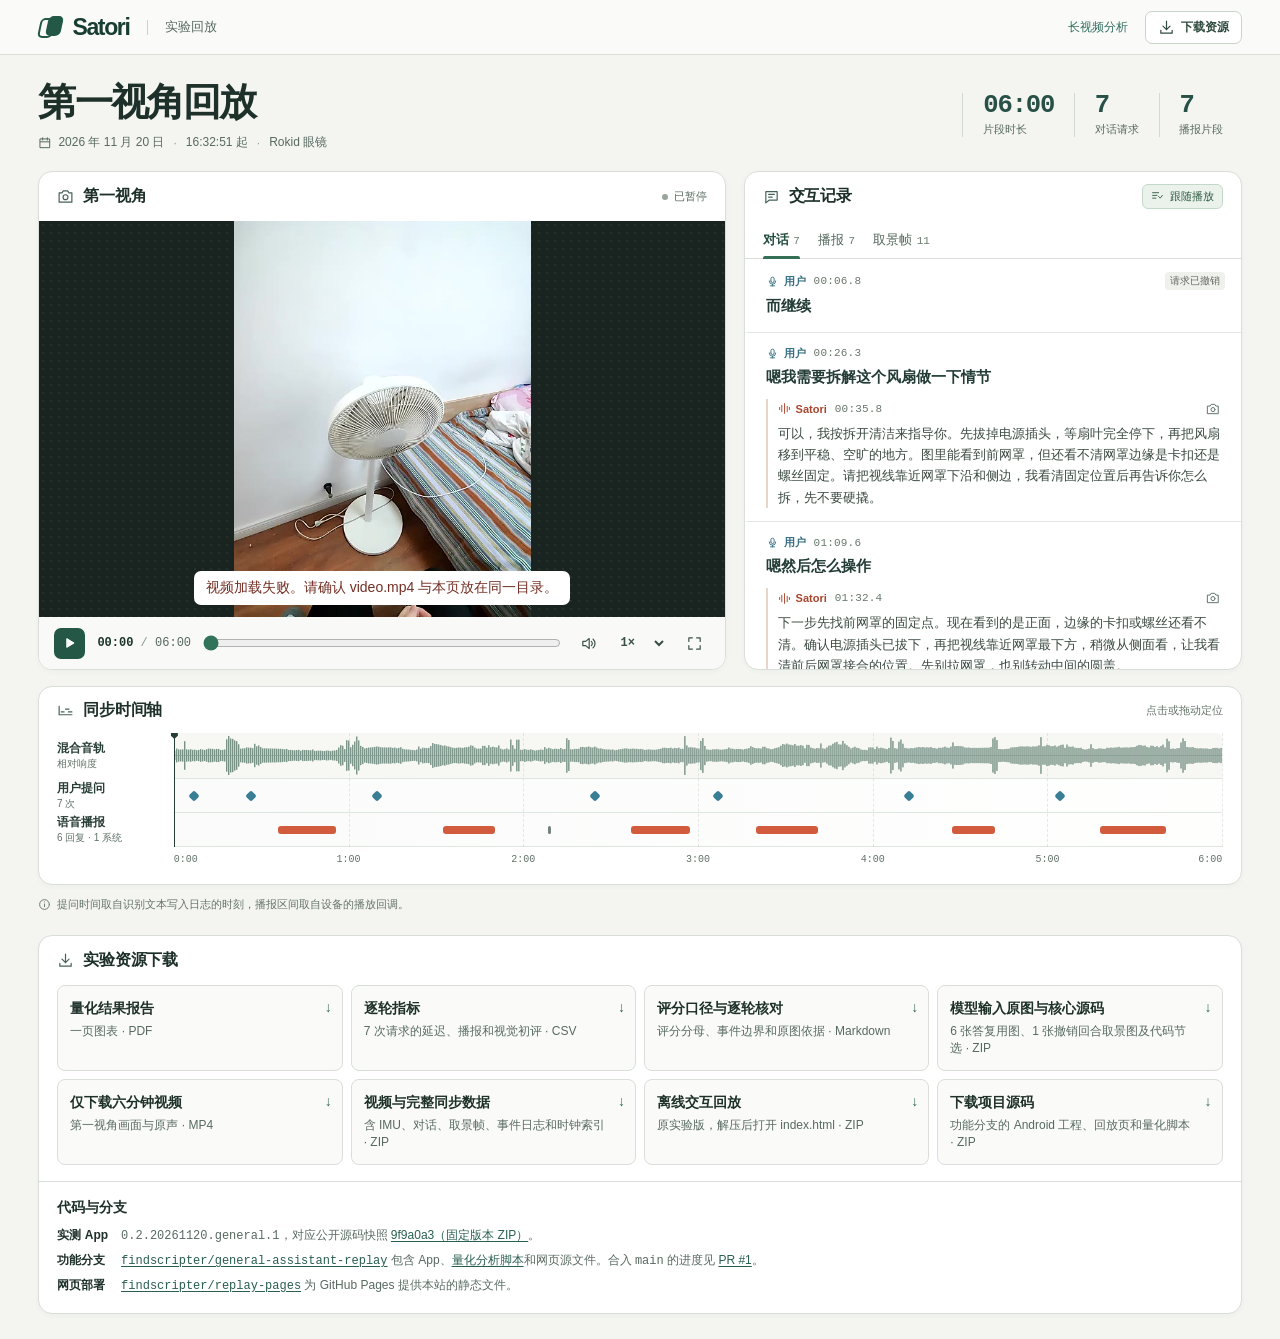
<file: index.html>
<!doctype html>
<html lang="zh-CN">
<meta charset="utf-8">
<meta name="viewport" content="width=device-width,initial-scale=1">
<meta http-equiv="refresh" content="0;url=./replay/">
<title>Satori · 实验回放</title>
<p><a href="./replay/">打开第一视角交互回放</a></p>
</html>
</file>
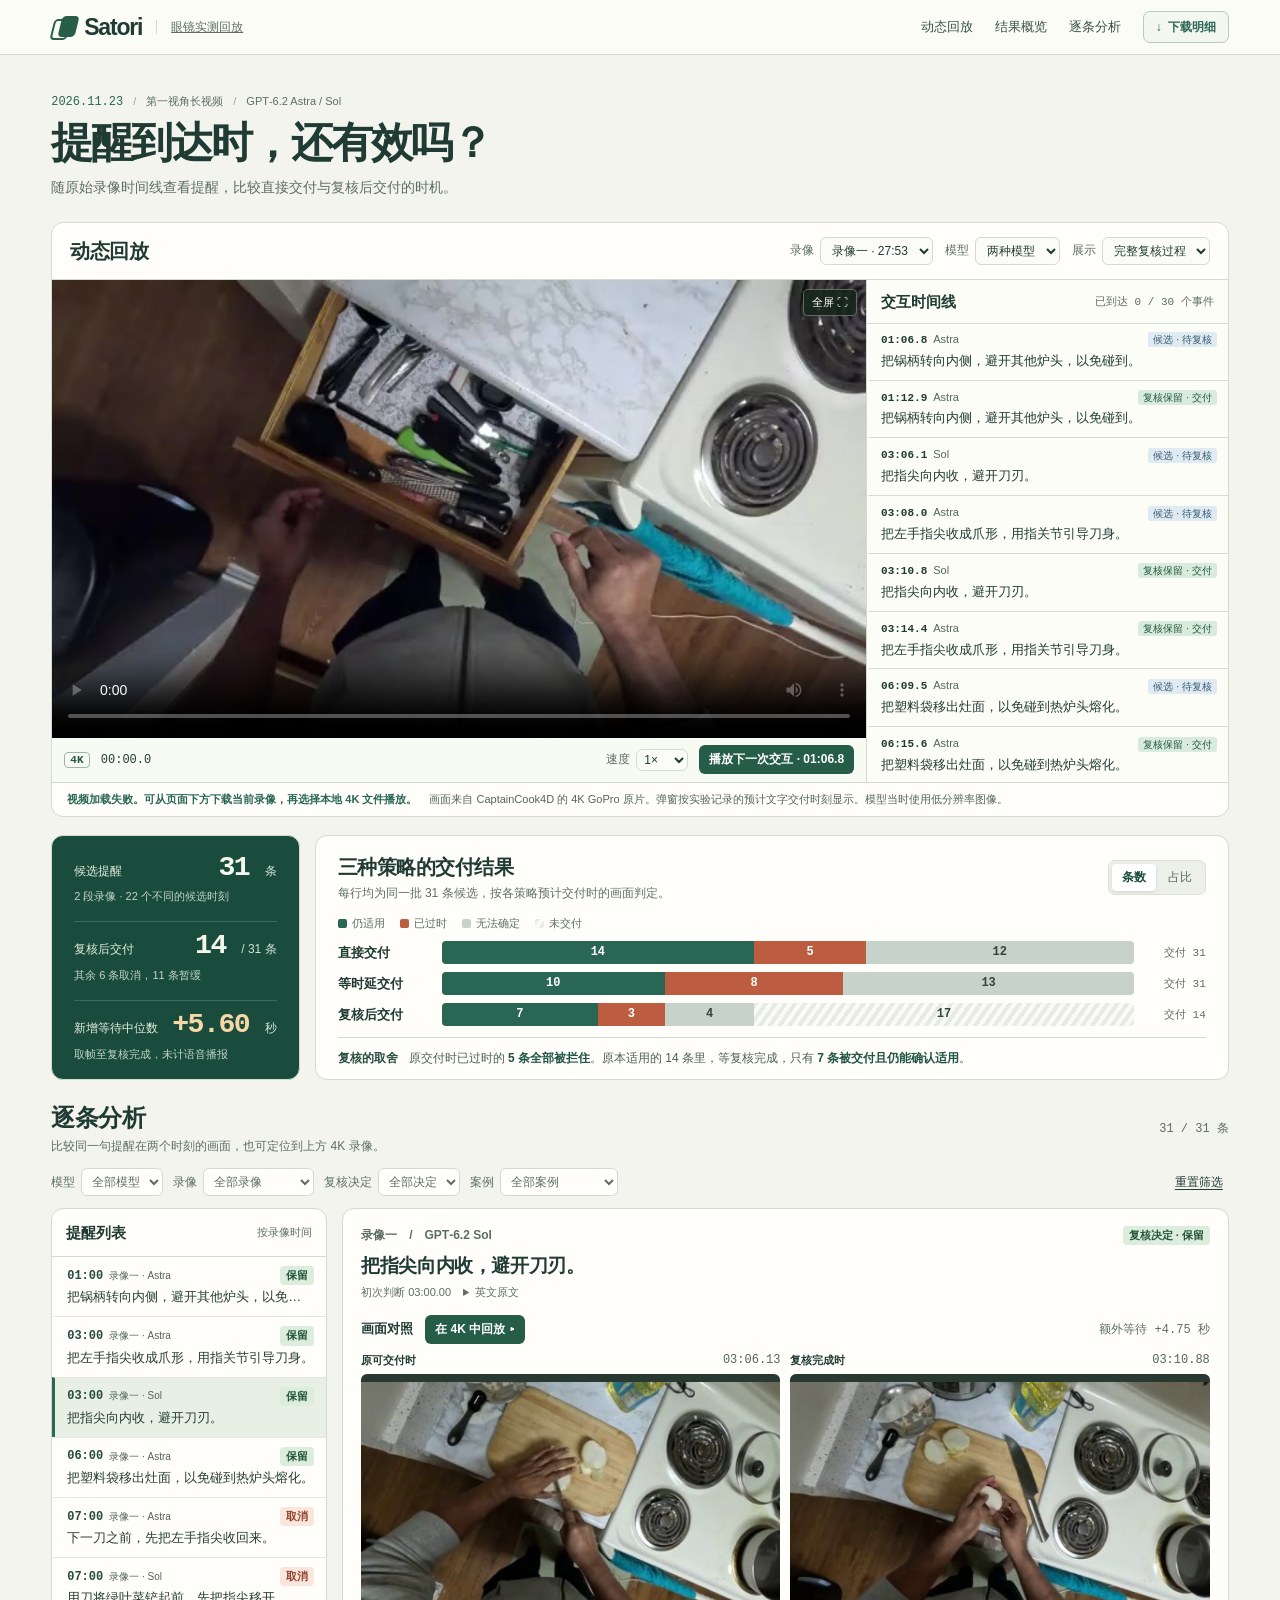
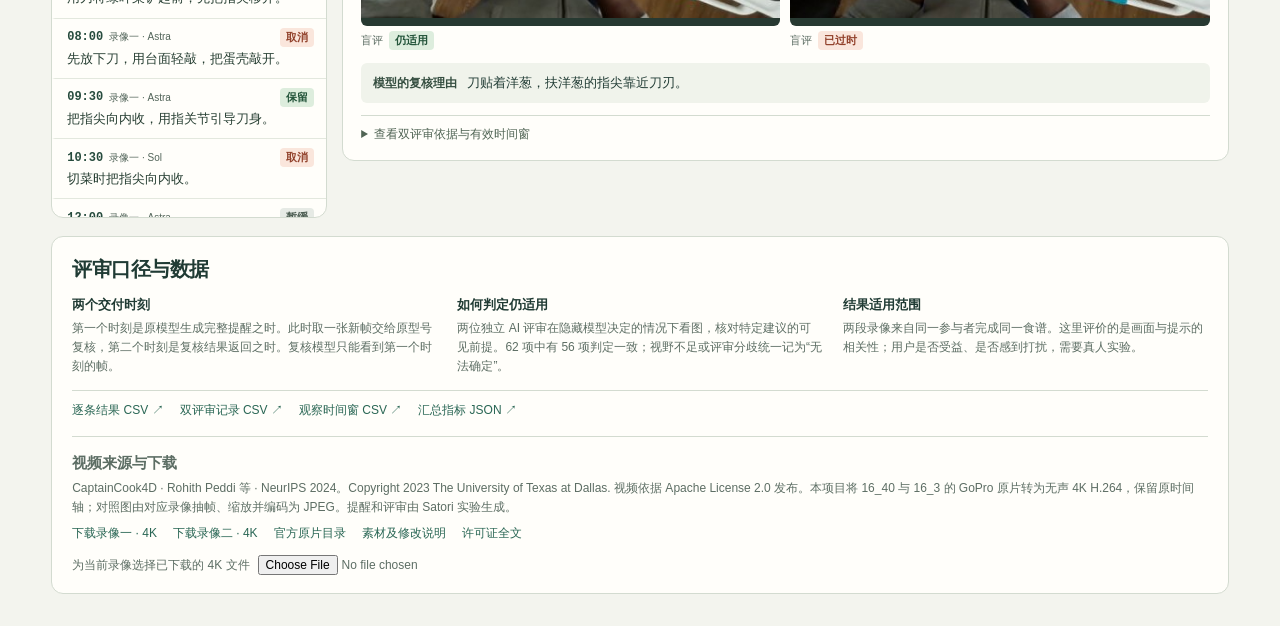
<file: recheck/index.html>
<!doctype html>
<html lang="zh-CN">
<head>
  <meta charset="utf-8"><meta name="viewport" content="width=device-width,initial-scale=1">
  <meta name="color-scheme" content="light"><title>Satori · 提醒交付前复核</title>
  <link rel="stylesheet" href="study.css"><link rel="stylesheet" href="live-layout.css"><link rel="stylesheet" href="live-events.css">
  <script defer src="data.js"></script><script defer src="live.js"></script><script defer src="study.js"></script>
</head>
<body>
  <a class="skip" href="#live">跳到视频回放</a>
  <header class="mast"><div class="wrap mast-in">
    <div class="identity"><span class="mark" aria-hidden="true"></span><b>Satori</b></div>
    <span class="divider"></span><a class="lab" href="../replay/index.html">眼镜实测回放</a>
    <nav aria-label="页内导航"><a href="#live">动态回放</a><a href="#overview">结果概览</a><a href="#cases">逐条分析</a></nav>
    <a class="download" href="downloads/paired-reminders.csv" download="31条提醒的配对结果.csv"><span aria-hidden="true">↓</span> 下载明细</a>
  </div></header>
  <main class="wrap">
    <div class="hero"><div class="info-line"><time datetime="2026-11-23">2026.11.23</time><span>第一视角长视频</span><span>GPT‑6.2 Astra / Sol</span></div>
      <h1>提醒到达时，还有效吗？</h1>
      <p>随原始录像时间线查看提醒，比较直接交付与复核后交付的时机。</p>
    </div>
    <noscript>请启用浏览器的 JavaScript 以查看图表和交互案例。</noscript>
    <section id="live" class="card live-card" aria-labelledby="liveTitle">
      <div class="live-top">
        <h2 id="liveTitle">动态回放</h2>
        <div class="live-settings">
          <label>录像<select id="liveSeq"><option value="1">录像一 · 27:53</option><option value="2">录像二 · 41:08</option></select></label>
          <label>模型<select id="liveModel"><option value="both">两种模型</option><option value="Astra">6.2 Astra</option><option value="Sol">6.2 Sol</option></select></label>
          <label>展示<select id="liveMode"><option value="audit" selected>完整复核过程</option><option value="gated">复核后交付</option><option value="direct">直接交付</option></select></label>
        </div>
      </div>
      <div class="live-work">
        <div class="live-player">
          <div id="liveStage">
            <video id="liveVideo" controls playsinline controlslist="nofullscreen" disablepictureinpicture preload="metadata" aria-label="完整第一视角 4K 无声录像"></video>
            <div id="liveLayer">
              <div id="liveToast" hidden aria-live="polite" aria-atomic="true">
                <div class="toast-head"><strong id="toastMeta"></strong><time id="toastTime"></time><button type="button" id="dismissToast" aria-label="关闭当前交互提示">×</button></div>
                <div id="toastText"></div>
              </div>
            </div>
            <button type="button" id="liveFull" aria-label="全屏显示录像和交互">全屏 ⛶</button>
          </div>
          <div class="live-controls">
            <span class="quality">4K</span><span id="liveTime">00:00</span>
            <label class="speed-label">速度 <select id="liveSpeed"><option value="1">1×</option><option value="1.5">1.5×</option><option value="2">2×</option><option value="4">4×</option></select></label>
            <button type="button" id="liveNext">播放下一次交互 ▸</button>
          </div>
        </div>
        <aside class="live-events" aria-label="随视频同步的事件">
          <div class="events-head"><h3>交互时间线</h3><span id="liveCount"></span></div>
          <div id="liveList" tabindex="0"></div>
        </aside>
      </div>
      <div class="live-caption"><span id="liveNotice" role="status"></span><span>画面来自 CaptainCook4D 的 4K GoPro 原片。弹窗按实验记录的预计文字交付时刻显示。模型当时使用低分辨率图像。</span></div>
    </section>
    <section id="overview" aria-label="实验结果概览" class="overview">
      <div class="metrics">
        <div class="metric"><span>候选提醒</span><strong>31 <small>条</small></strong><p>2 段录像 · 22 个不同的候选时刻</p></div>
        <div class="metric"><span>复核后交付</span><strong>14 <small>/ 31 条</small></strong><p>其余 6 条取消，11 条暂缓</p></div>
        <div class="metric"><span>新增等待中位数</span><strong class="time-num">+5.60 <small>秒</small></strong><p>取帧至复核完成，未计语音播报</p></div>
      </div>
      <article class="card results">
        <div class="bar-head"><div><h2>三种策略的交付结果</h2><p>每行均为同一批 31 条候选，按各策略预计交付时的画面判定。</p></div>
          <div class="seg" aria-label="图表单位" role="group"><button id="asCount" aria-pressed="true">条数</button><button id="asPct" aria-pressed="false">占比</button></div>
        </div>
        <div class="legend"><span><i class="valid"></i>仍适用</span><span><i class="obsolete"></i>已过时</span><span><i class="unknown"></i>无法确定</span><span><i class="withheld"></i>未交付</span></div>
        <div id="chart"></div>
        <div class="finding"><b>复核的取舍</b><p>原交付时已过时的 <strong>5 条全部被拦住</strong>。原本适用的 14 条里，等复核完成，只有 <strong>7 条被交付且仍能确认适用</strong>。</p></div>
      </article>
    </section>
    <section id="cases" aria-labelledby="casesTitle">
      <div class="section-head"><div><h2 id="casesTitle">逐条分析</h2><p>比较同一句提醒在两个时刻的画面，也可定位到上方 4K 录像。</p></div><div id="caseCount" aria-live="polite"></div></div>
      <div class="filters">
        <label>模型<select id="model"><option value="">全部模型</option><option>Astra</option><option>Sol</option></select></label>
        <label>录像<select id="seq"><option value="">全部录像</option><option value="1">录像一 · 27:53</option><option value="2">录像二 · 41:08</option></select></label>
        <label>复核决定<select id="verdict"><option value="">全部决定</option><option value="keep">保留</option><option value="hold">暂缓</option><option value="cancel">取消</option></select></label>
        <label>案例<select id="special"><option value="">全部案例</option><option value="intercept">拦住了过时提醒</option><option value="late">通过后变过时</option><option value="miss">暂缓了适用提醒</option></select></label>
        <button class="reset" id="reset">重置筛选</button>
      </div>
      <div class="workspace">
        <aside class="card catalog"><div class="catalog-title"><h3>提醒列表</h3><span>按录像时间</span></div><div id="list" aria-label="匹配的提醒"></div></aside>
        <article class="card inspect" id="detail" aria-label="当前案例">
          <div class="inspect-head"><span id="which"></span><span id="decisionPill" class="pill"></span></div>
          <h3 id="message"></h3>
          <div class="origin"><span id="created"></span><details id="original"><summary>英文原文</summary><p id="messageEn" lang="en"></p></details></div>
          <div class="viewbar"><div class="case-view"><b>画面对照</b><button type="button" id="clipTab">在 4K 中回放 ▸</button></div><span id="latency"></span></div>
          <div id="comparison" class="comparison"></div>
          <div class="decision-note"><b>模型的复核理由</b><p id="reason"></p></div>
          <details id="evidence" class="evidence"><summary>查看双评审依据与有效时间窗</summary><div id="rationale"></div></details>
        </article>
        <div id="empty" class="card" hidden><p>当前组合没有匹配的提醒。</p><button id="emptyReset" class="reset">显示全部案例</button></div>
      </div>
    </section>
    <section class="card methods" id="method"><h2>评审口径与数据</h2>
      <div class="methods-grid"><div><h3>两个交付时刻</h3><p>第一个时刻是原模型生成完整提醒之时。此时取一张新帧交给原型号复核，第二个时刻是复核结果返回之时。复核模型只能看到第一个时刻的帧。</p></div>
      <div><h3>如何判定仍适用</h3><p>两位独立 AI 评审在隐藏模型决定的情况下看图，核对特定建议的可见前提。62 项中有 56 项判定一致；视野不足或评审分歧统一记为“无法确定”。</p></div>
      <div><h3>结果适用范围</h3><p>两段录像来自同一参与者完成同一食谱。这里评价的是画面与提示的相关性；用户是否受益、是否感到打扰，需要真人实验。</p></div></div>
      <div class="files"><a href="downloads/paired-reminders.csv" download>逐条结果 CSV ↗</a><a href="downloads/ratings.csv" download>双评审记录 CSV ↗</a><a href="downloads/windows.csv" download>观察时间窗 CSV ↗</a><a href="downloads/metrics.json" download>汇总指标 JSON ↗</a></div>
      <div class="media-origin">
        <h3>视频来源与下载</h3>
        <p>CaptainCook4D · Rohith Peddi 等 · NeurIPS 2024。Copyright 2023 The University of Texas at Dallas. 视频依据 Apache License 2.0 发布。本项目将 16_40 与 16_3 的 GoPro 原片转为无声 4K H.264，保留原时间轴；对照图由对应录像抽帧、缩放并编码为 JPEG。提醒和评审由 Satori 实验生成。</p>
        <div class="files"><a href="https://github.com/findscripter/Satori-Rokid/releases/download/recheck-4k-2026-11-23/sequence-01-4k.mp4">下载录像一 · 4K</a><a href="https://github.com/findscripter/Satori-Rokid/releases/download/recheck-4k-2026-11-23/sequence-02-4k.mp4">下载录像二 · 4K</a><a href="https://captaincook4d.github.io/captain-cook/data2d.html">官方原片目录</a><a href="MEDIA-NOTICE.txt">素材及修改说明</a><a href="LICENSE-CaptainCook4D.txt">许可证全文</a></div>
        <label class="local-pick">为当前录像选择已下载的 4K 文件 <input type="file" id="localVideoFile" accept="video/mp4,.mp4"></label>
      </div>
    </section>
  </main>
  <dialog id="light"><div class="light-head"><b id="lightTitle"></b><button id="closeLight" aria-label="关闭大图">关闭 ×</button></div><img id="lightImg" alt=""></dialog>
</body></html>
</file>
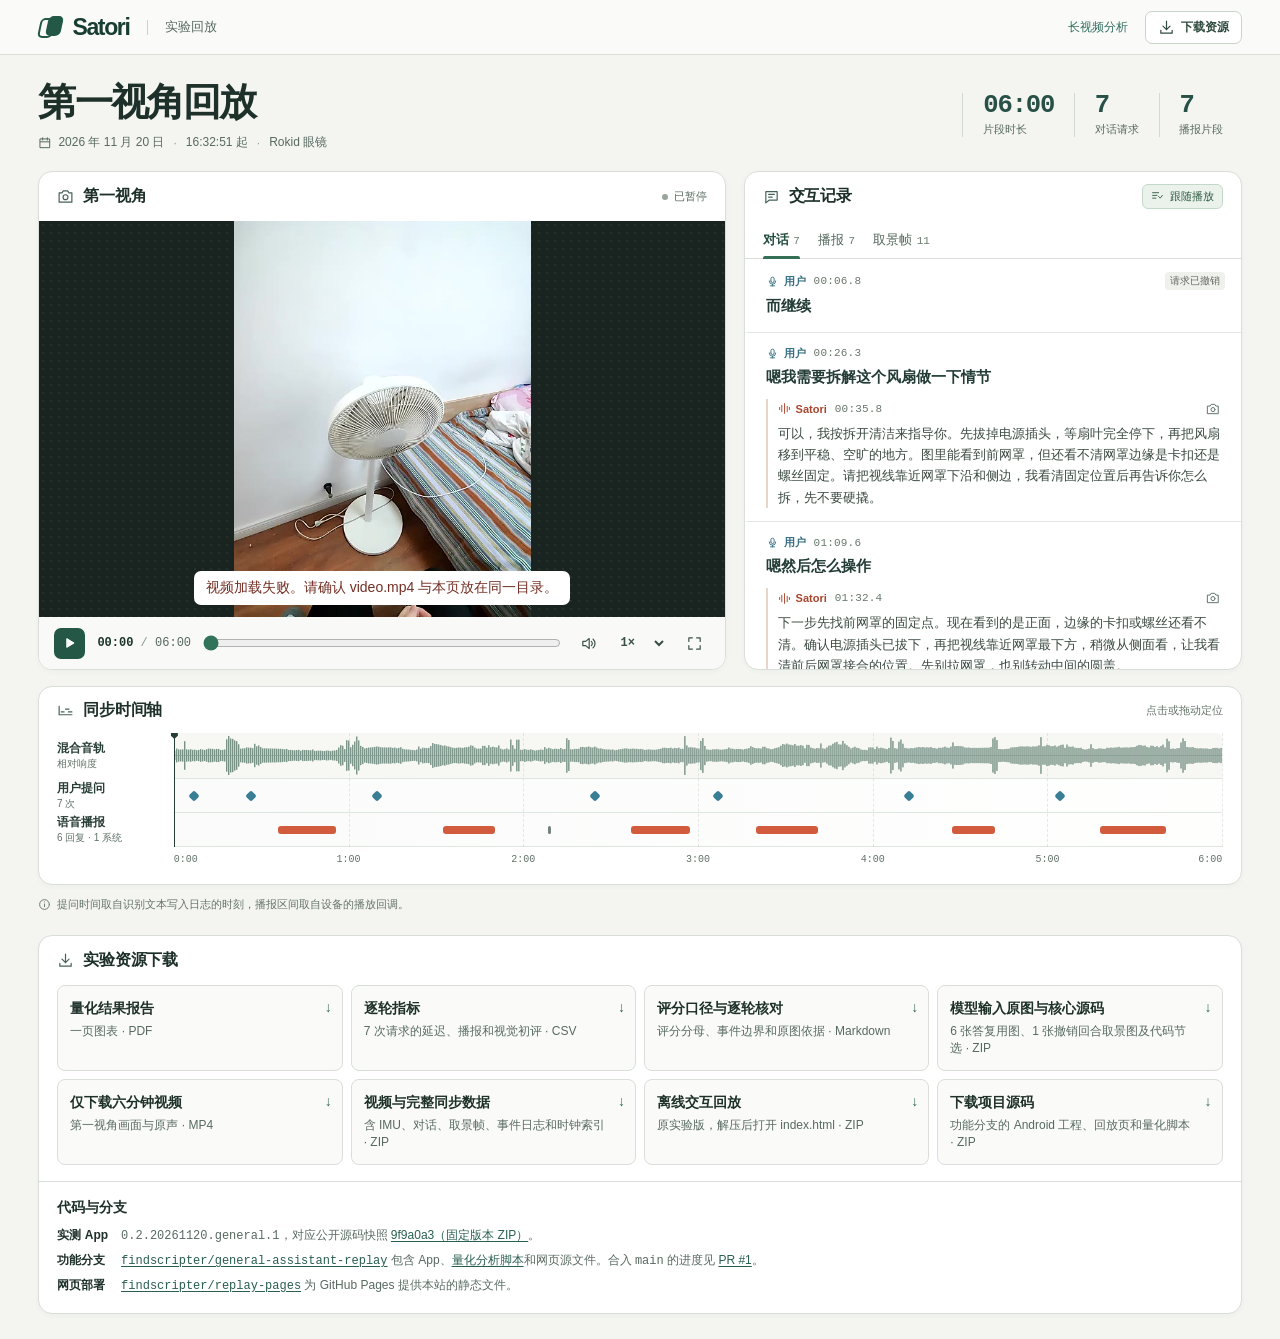
<file: replay/index.html>
<!doctype html>
<html lang="zh-CN">
<head>
  <meta charset="utf-8">
  <meta name="viewport" content="width=device-width,initial-scale=1">
  <meta name="color-scheme" content="light">
  <title>Satori · 第一视角实验回放</title>
  <link rel="stylesheet" href="replay.css">
  <script defer src="replay-data.js"></script>
  <script defer src="replay-timeline.js"></script>
  <script defer src="replay.js"></script>
</head>
<body>
  <header class="topbar"><div class="wrap top-inner">
    <div class="brand"><span class="brand-mark" aria-hidden="true"><i></i><b></b></span>Satori</div>
    <span class="top-rule"></span><span class="top-section">实验回放</span>
    <a class="study-nav" href="../recheck/index.html">长视频分析</a>
    <a class="download" href="#downloads"><i data-icon="download"></i>下载资源</a>
  </div></header>
  <main class="wrap">
    <div class="heading">
      <div><h1>第一视角回放</h1>
        <div class="metadata"><span><i data-icon="calendar"></i>2026 年 11 月 20 日</span><b>·</b><span>16:32:51 起</span><b>·</b><span>Rokid 眼镜</span></div>
      </div>
      <div class="stats"><div><strong id="totalDuration">06:00</strong><span>片段时长</span></div><div><strong id="totalTurns">7</strong><span>对话请求</span></div><div><strong id="totalSpeech">7</strong><span>播报片段</span></div></div>
    </div>
    <noscript><p>请允许本地 JavaScript 运行，以使用同步时间轴和对话定位。</p></noscript>
    <div class="workspace">
      <section class="card player-card" aria-label="第一视角视频">
        <div class="card-head"><h2><i data-icon="camera"></i>第一视角</h2><span class="play-state" id="playState">已暂停</span></div>
        <div class="player" id="player">
          <div class="stage" id="stage">
            <video id="video" src="video.mp4" poster="cover.jpg" preload="metadata" playsinline controls aria-label="实验第一视角有声录像"></video>
            <button class="center-play" id="centerPlay" aria-label="播放视频"><i data-icon="play"></i></button>
            <p id="mediaError" class="media-error" hidden>视频加载失败。请确认 video.mp4 与本页放在同一目录。</p>
          </div>
          <div class="playbar">
            <button class="iconbtn primary" id="togglePlay" aria-label="播放视频" title="播放 / 暂停"><i data-icon="play"></i></button>
            <span class="clock"><b id="timeNow">00:00</b><span> / </span>06:00</span>
            <input id="scrub" class="scrub" type="range" min="0" max="360" step="0.01" value="0" aria-label="视频进度">
            <button class="iconbtn" id="mute" aria-label="静音" title="静音"><i data-icon="volume"></i></button>
            <label class="speed" title="播放速度"><select id="speed" aria-label="播放速度"><option value="0.75">0.75×</option><option selected value="1">1×</option><option value="1.25">1.25×</option><option value="1.5">1.5×</option><option value="2">2×</option></select></label>
            <button class="iconbtn" id="full" aria-label="进入全屏" title="全屏"><i data-icon="expand"></i></button>
          </div>
        </div>
      </section>
      <section class="card log" aria-label="交互记录">
        <div class="card-head"><h2><i data-icon="chat"></i>交互记录</h2>
          <button id="follow" class="follow" aria-pressed="true" title="播放到下一段时，将该记录滚动到视野内"><i data-icon="follow"></i>跟随播放</button>
        </div>
        <div class="tabs" role="tablist" aria-label="记录类型">
          <button role="tab" id="tab-turns" aria-selected="true" aria-controls="records" data-mode="turns">对话 <span>7</span></button>
          <button role="tab" id="tab-speech" aria-selected="false" aria-controls="records" tabindex="-1" data-mode="speech">播报 <span>7</span></button>
          <button role="tab" id="tab-frames" aria-selected="false" aria-controls="records" tabindex="-1" data-mode="frames">取景帧 <span>11</span></button>
        </div>
        <div id="records" role="tabpanel" aria-labelledby="tab-turns" tabindex="0"></div>
      </section>
    </div>
    <section class="card time-card">
      <div class="card-head"><h2><i data-icon="timeline"></i>同步时间轴</h2><span class="timeline-help">点击或拖动定位</span></div>
      <div id="timeline"></div>
    </section>
    <p class="footnote"><i data-icon="info"></i>提问时间取自识别文本写入日志的时刻，播报区间取自设备的播放回调。</p>
    <section id="downloads" class="card resources" aria-labelledby="downloads-title" tabindex="-1">
      <div class="card-head"><h2 id="downloads-title"><i data-icon="download"></i>实验资源下载</h2></div>
      <div class="resource-list">
        <a href="downloads/quantitative-report.pdf" download><strong>量化结果报告</strong><small>一页图表 · PDF</small></a>
        <a href="downloads/per-turn-metrics.csv" download><strong>逐轮指标</strong><small>7 次请求的延迟、播报和视觉初评 · CSV</small></a>
        <a href="downloads/scoring-notes.md" download><strong>评分口径与逐轮核对</strong><small>评分分母、事件边界和原图依据 · Markdown</small></a>
        <a href="downloads/model-inputs-and-core.zip" download><strong>模型输入原图与核心源码</strong><small>6 张答复用图、1 张撤销回合取景图及代码节选 · ZIP</small></a>
        <a href="video.mp4" download="Satori_第一视角_前6分钟.mp4"><strong>仅下载六分钟视频</strong><small>第一视角画面与原声 · MP4</small></a>
        <a href="https://github.com/findscripter/Satori-Rokid/releases/download/replay-2026-11-20/video-and-synced-data.zip"><strong>视频与完整同步数据</strong><small>含 IMU、对话、取景帧、事件日志和时钟索引 · ZIP</small></a>
        <a href="https://github.com/findscripter/Satori-Rokid/releases/download/replay-2026-11-20/offline-replay.zip"><strong>离线交互回放</strong><small>原实验版，解压后打开 index.html · ZIP</small></a>
        <a href="https://codeload.github.com/findscripter/Satori-Rokid/zip/refs/heads/findscripter/general-assistant-replay"><strong>下载项目源码</strong><small>功能分支的 Android 工程、回放页和量化脚本 · ZIP</small></a>
      </div>
      <div class="resource-source">
        <h3>代码与分支</h3>
        <dl>
          <dt>实测 App</dt><dd><code>0.2.20261120.general.1</code>，对应公开源码快照 <a href="https://codeload.github.com/findscripter/Satori-Rokid/zip/9f9a0a3e2b3e73f74a3097a69fe11b8f6bde1521">9f9a0a3（固定版本 ZIP）</a>。</dd>
          <dt>功能分支</dt><dd><a href="https://github.com/findscripter/Satori-Rokid/tree/findscripter/general-assistant-replay"><code>findscripter/general-assistant-replay</code></a> 包含 App、<a href="https://github.com/findscripter/Satori-Rokid/blob/findscripter/general-assistant-replay/Tools/analyze_replay_metrics.py">量化分析脚本</a>和网页源文件。合入 <code>main</code> 的进度见 <a href="https://github.com/findscripter/Satori-Rokid/pull/1">PR #1</a>。</dd>
          <dt>网页部署</dt><dd><a href="https://github.com/findscripter/Satori-Rokid/tree/findscripter/replay-pages"><code>findscripter/replay-pages</code></a> 为 GitHub Pages 提供本站的静态文件。</dd>
        </dl>
      </div>
    </section>
  </main>
  <dialog id="frameDialog"><div class="dialog-head"><h2>取景帧 <span id="frameTime"></span></h2><button class="iconbtn" id="closeFrame" aria-label="关闭取景帧"><i data-icon="close"></i></button></div><img id="frameImage" alt="眼镜在此时刻采集的画面"><button id="frameSeek" class="frame-seek"><i data-icon="play"></i>从这一帧播放</button></dialog>
</body>
</html>
</file>
<file: recheck/study.css>
:root{color-scheme:light;--bg:#f3f4ee;--panel:#fffefa;--ink:#203b34;--muted:#5d6e64;--line:#d3dbd0;--green:#296654;--green-soft:#d9eadd;--coral:#a74830;--coral-soft:#fae6dc;--stone:#c7d2cb;--mono:"IBM Plex Mono",Consolas,monospace}
*{box-sizing:border-box}
body{margin:0;background:var(--bg);color:var(--ink);font:14px/1.55 "DM Sans","Microsoft YaHei","PingFang SC",sans-serif}button,select{font:inherit;color:inherit;cursor:pointer}
button{border:0;background:none}a{color:var(--green)}:focus-visible{outline:3px solid #af6a21;outline-offset:3px}
[hidden]{display:none!important}.skip{position:fixed;top:4px;left:4px;transform:translateY(-200%);background:#fff;padding:6px}.skip:focus{transform:none;z-index:5}
.wrap{width:min(1380px,calc(100% - clamp(32px,8vw,160px)));margin:auto}.mast{border-bottom:1px solid var(--line);background:#fbfcf6}.mast-in{display:flex;align-items:center;gap:14px;min-height:54px}.identity{display:flex;gap:9px;align-items:center;font:700 23px/1 "DM Sans","Segoe UI",sans-serif;letter-spacing:-1.2px}.mark{width:24px;height:23px;position:relative;display:inline-block}.mark:before,.mark:after{content:"";position:absolute;top:3px;left:1px;height:17px;width:13px;border-radius:4px;border:2px solid #285d4a;transform:skew(-14deg)}.mark:after{top:0;left:9px;background:#285d4a}.divider{height:14px;border-left:1px solid var(--line)}.lab{font-size:12px;color:var(--muted)}nav{display:flex;gap:22px;margin-left:auto}nav a{font-size:13px;color:#375145;text-decoration:none}nav a:hover,.files a:hover{text-decoration:underline}
.download{display:inline-flex;gap:6px;align-items:center;margin-left:8px;background:#f3f7ef;border:1px solid #b9cbbd;border-radius:7px;padding:6px 12px;font-size:12px;text-decoration:none;font-weight:650}
.hero{padding:clamp(24px,3vw,42px) 0 23px}.info-line{display:flex;gap:10px;align-items:center;color:var(--muted);font-size:11px}.info-line time{font:12px var(--mono);color:var(--green)}.info-line span:before{content:"/";margin-right:10px;color:#97aa9d}
h1,h2,h3,p,dl,dd,figure{margin:0}h1{font-size:clamp(33px,3.3vw,52px);line-height:1.27;letter-spacing:-2px;margin:6px 0 7px}h2{font-size:20px;line-height:1.4;letter-spacing:-.5px}h3{font-size:15px}.hero>p,.bar-head p,.section-head p{color:var(--muted)}
.card,.metrics{background:var(--panel);border:1px solid var(--line);border-radius:12px}
.overview{display:grid;grid-template-columns:minmax(225px,.72fr) minmax(0,2.65fr);gap:15px}
.metrics{background:#194c3d;color:#f5f7eb;padding:0 22px;display:grid;align-content:space-evenly}.metric{display:grid;grid-template-columns:1fr auto;align-items:baseline;column-gap:5px;padding:8px 0}.metric+.metric{border-top:1px solid #ffffff29}.metric>span{font-size:12px;color:#e5eede}.metric strong{font:550 clamp(23px,2.2vw,36px)/1.15 var(--mono);letter-spacing:-1.5px}.metric strong small{font:12px/1.2 "Microsoft YaHei",sans-serif;letter-spacing:0;color:#d3e4d6}.metric p{grid-column:1/-1;font-size:11px;color:#c1d5c7;margin-top:4px}.metric .time-num{color:#f8d7a6}
.results{padding:17px 22px 0}.bar-head,.section-head,.inspect-head,.viewbar,.catalog-title,.clip-foot,.light-head{display:flex;justify-content:space-between;align-items:center;gap:12px}.bar-head p,.section-head p{font-size:12px;margin-top:3px}.seg{display:inline-flex;align-items:center;gap:2px;background:#edf0e9;padding:3px;border:1px solid #dce1d8;border-radius:7px;flex:none}.seg button{font-size:12px;padding:4px 10px;color:#596b61;border-radius:4px}.seg button[aria-pressed=true]{color:#194c3b;background:white;box-shadow:0 1px 3px #273b3028;font-weight:700}
.legend{display:flex;gap:15px;flex-wrap:wrap;margin:13px 0 9px;font-size:11px;color:var(--muted)}.legend span{display:flex;align-items:center;gap:5px}.legend i{width:9px;height:9px;display:inline-block;border-radius:2px}
.valid{background:var(--green)}.obsolete{background:#bc5d41}.unknown{background:var(--stone)}.withheld{background:repeating-linear-gradient(125deg,#e7ebe3 0 4px,#fafbf7 4px 8px)}
.chart-row{display:grid;grid-template-columns:94px minmax(0,1fr) 62px;align-items:center;gap:10px;font-size:13px;margin:8px 0}.chart-row>span:last-child{text-align:right;font:11px var(--mono);color:var(--muted)}
.track{display:flex;overflow:hidden;border-radius:4px;height:23px;background:#e7ebe5}.piece{display:grid;align-items:center;text-align:center;font:600 12px var(--mono);color:#fff;white-space:nowrap;line-height:23px}.piece.unknown,.piece.withheld{color:#31463b}
.finding{display:flex;gap:11px;align-items:baseline;padding:11px 0;border-top:1px solid var(--line);margin-top:11px;font-size:12px;color:#4a6054}.finding b{white-space:nowrap;color:#264c3e}.finding strong{color:#205544}
.section-head{margin:21px 0 12px}.section-head h2{font-size:24px}.section-head p{font-size:12px}#caseCount{font:12px var(--mono);color:var(--muted)}
.filters{display:flex;gap:10px;align-items:center;flex-wrap:wrap;margin-bottom:12px}.filters label{display:flex;align-items:center;gap:6px;color:var(--muted);font-size:12px}.filters select{background:#fffefa;border:1px solid var(--line);border-radius:6px;padding:5px 6px;max-width:100%;font-size:12px}.reset{margin-left:auto;font-size:12px;text-decoration:underline;text-underline-offset:3px}
.workspace{display:grid;grid-template-columns:minmax(210px,.8fr) minmax(0,2.57fr);gap:15px;align-items:start}.catalog{overflow:hidden}.catalog-title{padding:12px 14px;border-bottom:1px solid var(--line)}.catalog-title span{font-size:11px;color:var(--muted)}#list{max-height:560px;overflow:auto;scrollbar-width:thin;scrollbar-color:#bdcabe transparent}
.item{display:block;text-align:left;width:100%;padding:9px 12px 10px;border-left:3px solid transparent;background:transparent}.item+.item{border-top:1px solid #e3e8de}.item:hover{background:#f3f6f0}.item.on{border-left-color:var(--green);background:#e8f0e5}.item-top{display:flex;align-items:center;gap:6px;color:#53655a;font-size:10px}.item time{font:650 12px var(--mono);color:#264b3d}.item-top .mini{margin-left:auto}.item .text{display:block;margin-top:3px;line-height:1.4;white-space:nowrap;text-overflow:ellipsis;overflow:hidden;font-size:13px;color:#263e32}
.mini,.pill,.badge{display:inline-flex;align-items:center;justify-content:center;font-size:11px;font-weight:650;border-radius:4px;padding:1px 6px;line-height:1.55;white-space:nowrap}.keep,.badge.valid{background:#ddeddd;color:#24553b}.cancel,.badge.obsolete{background:var(--coral-soft);color:#91402a}.hold,.badge.unknown{background:#e6eae5;color:#4b5c51}
.inspect{min-width:0;overflow:hidden;padding:17px 18px}.inspect-head>span:first-child{font-size:12px;font-weight:600;color:var(--muted)}#message{font-size:clamp(18px,1.5vw,24px);line-height:1.45;margin:7px 0 4px;letter-spacing:-.4px;overflow-wrap:anywhere}
.origin{display:flex;align-items:baseline;gap:12px;font-size:11px;color:var(--muted)}summary{cursor:pointer}.origin details p{margin:4px 0 0;font:13px/1.5 "Segoe UI",sans-serif}
.viewbar{margin:14px 0 8px}.viewbar>span{font:12px var(--mono);color:var(--muted)}
.comparison{display:grid;grid-template-columns:1fr 1fr;gap:10px}.figure-head{display:flex;justify-content:space-between;align-items:center;gap:3px;padding:0 0 5px;font-size:11px;font-weight:650}.figure-head time{font:12px var(--mono);color:#52675b}.image-open{width:100%;display:block;padding:0;border-radius:6px;overflow:hidden;background:#273931;position:relative}.image-open img{display:block;width:100%;aspect-ratio:16/9;object-fit:contain}.image-open:hover::after,.image-open:focus-visible::after{content:"查看大图";position:absolute;right:6px;bottom:6px;color:#fff;background:#183b2ecc;border-radius:3px;font-size:11px;padding:2px 6px}figcaption{display:flex;align-items:center;gap:6px;font-size:11px;color:var(--muted);margin-top:5px}
.decision-note{margin-top:13px;padding:10px 12px;border-radius:6px;background:#f0f3eb;display:flex;align-items:baseline;gap:10px;font-size:13px}.decision-note b{flex:none;color:#354e40;font-size:12px}.evidence{margin-top:12px;border-top:1px solid var(--line);padding-top:9px;color:#506454;font-size:12px}.evidence p{margin:6px 0;white-space:pre-line}.evidence b{color:var(--ink)}
#clip{display:block;width:100%;height:clamp(180px,37vh,410px);background:#19231d;border-radius:7px}.clip-foot{font-size:12px;flex-wrap:wrap;color:var(--muted);margin-top:7px}#clipTime{font-family:var(--mono)}#clipJumps{display:flex;gap:6px;flex-wrap:wrap}#clipJumps button{padding:3px 8px;border:1px solid var(--line);border-radius:5px;font-size:11px}.clip-foot button:hover{background:var(--green-soft)}
#empty{padding:42px;text-align:center}#empty .reset{margin-top:10px}
.methods{margin:18px 0 32px;padding:18px 20px}.methods-grid{display:grid;grid-template-columns:repeat(3,1fr);gap:20px;margin-top:12px}.methods-grid h3{font-size:13px;margin-bottom:4px}.methods-grid p,.files{font-size:12px;color:var(--muted)}.files{display:flex;gap:16px;flex-wrap:wrap;border-top:1px solid var(--line);padding-top:10px;margin-top:15px}.files a{text-decoration:none}
dialog{max-width:min(950px,95vw);width:88vw;padding:12px;background:var(--panel);color:var(--ink);border:1px solid var(--line);border-radius:10px}dialog::backdrop{background:#101e18c9}.light-head{padding-bottom:7px}.light-head button{border:1px solid var(--line);border-radius:4px;padding:4px 8px}#lightImg{display:block;max-height:76vh;width:100%;object-fit:contain;background:#25362d}
@media(max-width:900px){.wrap{width:calc(100% - 32px)}.overview{grid-template-columns:200px minmax(0,1fr)}.metric strong{font-size:24px}.metrics{padding:0 13px}.results{padding:14px 14px 0}.workspace{grid-template-columns:185px minmax(0,1fr);gap:10px}.inspect{padding:13px}.chart-row{grid-template-columns:81px minmax(0,1fr) 53px;font-size:12px;gap:7px}}
@media(max-width:690px){.wrap{width:calc(100% - 24px)}.mast-in{gap:9px;min-height:46px}nav{display:none}.download{margin-left:auto}.hero{padding:18px 0 14px}.hero>p{font-size:12px}h1{font-size:33px;letter-spacing:-1.6px}.info-line{font-size:10px;gap:5px}.info-line span:before{margin-right:5px}.overview{display:flex;flex-direction:column;gap:9px}.metrics{display:flex;align-items:start;justify-content:space-between;padding:12px}.metric{display:flex;flex-direction:column;align-items:start;padding:0;flex:1}.metric+.metric{border:0;border-left:1px solid #ffffff35;padding-left:10px}.metric p{display:none}.metric strong{font-size:23px}.metric>span{font-size:10px}.results{padding:12px 12px 0}.legend{gap:9px}.bar-head{align-items:start}.bar-head p{max-width:220px}.seg button{padding:3px 7px}.chart-row{grid-template-columns:72px minmax(0,1fr) 48px;gap:4px;font-size:11px}.track{height:20px}.piece{font-size:10px;line-height:20px}.finding{display:block}.section-head{margin:16px 0 8px}.filters{display:grid;grid-template-columns:1fr 1fr;gap:6px}.filters label{justify-content:space-between}.filters select{min-width:0;width:calc(100% - 52px)}.filters .reset{grid-column:2}.workspace{display:flex;flex-direction:column}.workspace>*{width:100%}.catalog-title{padding:7px 10px}.catalog-title h3{font-size:13px}#list{max-height:141px}.item{padding:6px 10px}.inspect{padding:12px}.comparison{gap:7px}.figure-head{display:block}.figure-head time{margin-left:4px;font-size:10px}figcaption{font-size:10px;gap:3px}.decision-note{display:block}.methods{padding:14px}.methods-grid{grid-template-columns:1fr;gap:12px}.files{gap:9px}.viewbar{gap:4px}.viewbar>span{font-size:11px}}
@media(max-width:360px){.chart-row{grid-template-columns:65px minmax(0,1fr) 40px}.bar-head h2{font-size:17px}.brand .divider{display:none}.comparison{grid-template-columns:1fr}}
@media(max-width:480px){.chart-row{grid-template-columns:1fr auto;gap:2px 8px}.chart-row>b{grid-column:1;grid-row:1}.chart-row>span:last-child{grid-column:2;grid-row:1}.chart-row .track{grid-column:1/-1;grid-row:2}}
</file>
<file: recheck/live-layout.css>
.live-card{margin:0 0 18px;overflow:hidden;scroll-margin-top:10px}
.live-top{display:flex;align-items:center;justify-content:space-between;gap:14px;padding:14px 18px}
.live-top h2,.live-events h3{white-space:nowrap}
.live-settings{display:flex;align-items:center;gap:12px;flex-wrap:wrap}
.live-settings label,.speed-label{display:flex;align-items:center;gap:6px;font-size:12px;color:var(--muted)}
.live-settings select,.speed-label select{border:1px solid var(--line);background:#fbfcf7;border-radius:6px;padding:5px 7px;color:var(--ink)}
.live-work{display:grid;grid-template-columns:minmax(0,2.25fr) minmax(235px,1fr);align-items:stretch;border-block:1px solid var(--line)}
.live-player{min-width:0;align-self:start;background:#192620}
#liveStage{position:relative;width:100%;isolation:isolate;background:#14211b;aspect-ratio:16/9;overflow:hidden}
#liveVideo{width:100%;height:100%;display:block;object-fit:contain;background:#18271f}
#liveVideo::-webkit-media-controls-fullscreen-button{display:none}
#liveStage:fullscreen{height:100%;width:100%;display:grid;place-items:center;background:#101610}
#liveLayer{position:absolute;z-index:1;inset:0;pointer-events:none}
#liveToast{position:absolute;left:clamp(10px,2.5%,32px);bottom:clamp(62px,14%,125px);width:min(520px,80%);max-height:calc(100% - 90px);overflow:auto;pointer-events:auto;background:rgba(20,37,30,.96);color:#fff;border:1px solid #ffffff4a;border-left:4px solid #9ccdb4;border-radius:8px;padding:9px 12px;line-height:1.48;box-shadow:0 6px 24px #0004}
.toast-head{display:flex;gap:8px;align-items:center;color:#d4e5d4;font:600 11px/1.3 var(--mono);margin-bottom:4px}
#toastTime{margin-left:auto}#dismissToast{color:#fff;font-size:17px;padding:0 5px}
#toastText{font-size:clamp(13px,1.15vw,18px)}
#liveFull{position:absolute;top:9px;right:9px;z-index:2;background:#15261bd6;color:#fff;border:1px solid #ffffff50;border-radius:5px;padding:4px 8px;font-size:11px}
.live-controls{display:flex;align-items:center;gap:11px;min-height:44px;background:#f8faf4;padding:6px 12px}
.quality{font:700 11px var(--mono);letter-spacing:.2px;border:1px solid #9cb5a7;color:#245441;padding:1px 5px;border-radius:4px}
#liveTime{font:12px var(--mono);font-variant-numeric:tabular-nums}
.speed-label{margin-left:auto;white-space:nowrap}.speed-label select{padding:2px 3px}
#liveNext,.case-view button{background:#265d49;color:white;border-radius:6px;padding:5px 10px;font-weight:600;font-size:12px}
#liveNext:disabled{opacity:.55;cursor:default}
.live-events{position:relative;min-height:0;min-width:0;display:flex;flex-direction:column;border-left:1px solid var(--line);background:#fcfdf7;padding:0 0 2px}
.events-head{padding:10px 14px;flex:none;border-bottom:1px solid var(--line);display:flex;align-items:center;justify-content:space-between;gap:8px}
#liveCount{font:11px var(--mono);color:var(--muted)}
#liveList{position:absolute;inset:43px 0 0;overflow:auto;scrollbar-color:#bbc7bd transparent;scrollbar-width:thin;overscroll-behavior:contain}
.live-caption{padding:8px 15px;display:flex;flex-wrap:wrap;align-items:center;gap:0 12px;color:#53665a;font-size:11px;line-height:1.55}
#liveNotice:not(:empty){font-weight:600;color:var(--green)}
.case-view{display:flex;align-items:center;gap:12px}.case-view b{font-size:13px}
.media-origin{margin-top:16px;padding-top:14px;border-top:1px solid var(--line);color:var(--muted);font-size:12px}
.media-origin p{margin-top:5px}.media-origin .files{margin-top:8px;padding-top:0;border:0}
.local-pick{display:flex;gap:8px;flex-wrap:wrap;align-items:center;margin-top:12px}.local-pick input{max-width:100%;font-size:12px}
@media(max-width:880px){.live-top{align-items:start}.live-settings{gap:5px 8px}.live-work{grid-template-columns:minmax(0,1.9fr) minmax(200px,1fr)}#liveToast{width:83%;bottom:50px}.live-top h2{font-size:18px}.live-settings select{padding:3px}}
@media(max-width:690px){.live-top{display:block;padding:11px}.live-settings{margin-top:6px;gap:5px}.live-settings label{font-size:10px;gap:3px}.live-settings select{font-size:11px}.live-work{display:flex;flex-direction:column}.live-player{width:100%}.live-controls{gap:5px;padding:4px 7px;min-height:37px}.speed-label{font-size:10px}.events-head{padding:6px 10px}#liveList{position:static;height:148px}.live-events{border-left:0;border-top:1px solid var(--line)}.live-caption{padding:6px 10px}.toast-head{font-size:10px}#liveToast{bottom:40px;left:5px;padding:4px 7px;max-height:calc(100% - 53px);width:87%}#toastText{font-size:12px}.quality{font-size:10px}#liveNext{font-size:11px;padding:4px 7px}}
</file>
<file: recheck/live-events.css>
.live-event{display:block;width:100%;border:0;border-left:3px solid transparent;background:transparent;color:inherit;padding:9px 11px;text-align:left;line-height:1.45}
.live-event+.live-event{border-top:1px solid var(--line,#d3dbd0)}
.live-event:hover{background:#eef3eb}.live-event.is-current{border-left-color:#276651;background:#e1ecdf}
.live-event-head,.live-bubble-head{display:flex;align-items:center;gap:6px;flex-wrap:wrap}
.live-event-time,.live-bubble-at{font:600 11px var(--mono,monospace);font-variant-numeric:tabular-nums}
.live-event-model{font-size:11px;color:#52675a}
.live-event-text{display:block;margin-top:4px;font-size:13px;overflow-wrap:anywhere}
.live-phase{display:inline-flex;align-items:center;font-size:10px;border-radius:3px;line-height:1.5;padding:0 5px;background:#e9eee6;color:#374d40}
.live-event .live-phase{margin-left:auto}
.live-phase.direct,.live-phase.keep{background:#d9ebdc;color:#21573d}
.live-phase.cancel{background:#fae1d6;color:#843a28}
.live-phase.hold{background:#e6e9df;color:#465340}
.live-phase.candidate{background:#dfeaf2;color:#345a70}
.live-empty{padding:12px;color:#536559}
#toastText{display:grid;gap:5px}
.live-bubble{display:grid;gap:3px}
.live-bubble+.live-bubble{border-top:1px solid currentColor;padding-top:5px}
.live-bubble-head{font-size:11px}.live-bubble-head b{font-weight:700}
.live-bubble-at{margin-left:auto;opacity:.8}
.live-bubble-text{margin:0;font-size:clamp(12px,1.15vw,17px);line-height:1.45;font-weight:550;overflow-wrap:anywhere}
@media(max-width:650px){.live-event{padding:7px 9px}.live-bubble-head{gap:4px}.live-bubble .live-bubble-at{display:none}.live-bubble-text{font-size:12px}}
</file>
<file: replay/replay.css>
:root{color-scheme:light;--paper:#f4f5f1;--card:#fff;--ink:#1e302a;--muted:#586961;--line:#d9dfd8;--teal:#326c60;--blue:#376f85;--red:#a9442d;--mono:Consolas,"Cascadia Mono",monospace}
*{box-sizing:border-box}
body{margin:0;color:var(--ink);background:var(--paper);font-family:"DM Sans","Segoe UI","Microsoft YaHei",sans-serif;font-size:14px;-webkit-font-smoothing:antialiased}
button,input,select{font:inherit}
button,a,select,input{touch-action:manipulation}
button{color:inherit;cursor:pointer}
button{border:0;background:none;padding:0}
:focus-visible{outline:3px solid #1688ad;outline-offset:3px}
[hidden]{display:none!important}
.wrap{width:min(1480px,calc(100% - clamp(32px,6vw,108px)));margin:auto}
.topbar{border-bottom:1px solid var(--line);background:#fafbf8}
.top-inner{min-height:54px;display:flex;align-items:center;gap:17px}
.brand{display:flex;align-items:center;gap:9px;color:#183d33;font-size:23px;font-weight:720;letter-spacing:-1.35px;line-height:1}
.brand-mark{width:25px;height:25px;display:inline-block;position:relative}
.brand-mark i,.brand-mark b{position:absolute;display:block;width:15px;height:20px;transform:skew(-12deg);border:2px solid #235746;border-radius:5px;top:3px;left:1px}
.brand-mark b{top:1px;left:9px;background:#235746}
.top-rule{height:15px;width:1px;background:#cad3c9}.top-section{color:var(--muted);font-size:13px}
.download{margin-left:auto;display:flex;gap:6px;align-items:center;text-decoration:none;border:1px solid #cbd4ca;border-radius:7px;padding:7px 12px;background:#fff;color:#304b40;font-size:12px;font-weight:600}
.download:hover,.iconbtn:hover,.follow:hover,.frame-seek:hover{filter:brightness(.94)}
.study-nav{margin-left:auto;color:var(--teal);font-size:12px;white-space:nowrap;text-decoration:none}.study-nav:hover{text-decoration:underline}.study-nav+.download{margin-left:0}
[data-icon],.svg-icon{display:inline-flex;align-items:center;justify-content:center;flex:none}
.svg-icon{width:17px;height:17px;vertical-align:middle}
.heading{display:flex;align-items:center;justify-content:space-between;gap:20px;padding:24px 0 20px}
h1,h2,p{margin:0}h1{font-family:"Instrument Sans","Segoe UI","Microsoft YaHei",sans-serif;font-weight:700;font-size:clamp(28px,3vw,40px);line-height:1.2;letter-spacing:-1.8px}
.metadata{display:flex;align-items:center;gap:9px;flex-wrap:wrap;margin-top:9px;color:var(--muted);font-size:12px}.metadata span{display:flex;align-items:center;gap:6px}.metadata .svg-icon{width:14px;height:14px}.metadata b{font-weight:400;color:#96a49a}
.stats{display:flex;align-items:center}.stats div{display:grid;gap:4px;min-width:83px;padding:0 clamp(12px,1.55vw,26px);border-left:1px solid #d1d9d0}.stats div:last-child{padding-right:0}.stats strong{font-family:var(--mono);color:#285047;font-size:clamp(19px,2vw,28px);line-height:1;letter-spacing:-1.2px;font-weight:600}.stats span{font-size:11px;color:var(--muted)}
.workspace{display:grid;grid-template-columns:minmax(0,1.38fr) minmax(0,1fr);gap:18px;align-items:stretch}
.card{overflow:hidden;background:var(--card);border:1px solid var(--line);border-radius:14px;box-shadow:0 2px 5px #263d2d08}
.card-head{height:49px;display:flex;align-items:center;justify-content:space-between;padding:0 18px;gap:12px}
h2{font-size:16px;font-weight:680;display:flex;align-items:center;gap:9px;letter-spacing:-.3px}.card-head h2 .svg-icon{color:#466258}
.play-state{font-size:11px;display:flex;align-items:center;gap:6px;color:#5b6c60}.play-state:before{content:"";width:6px;height:6px;border-radius:100%;background:#99a49c}.play-state.is-playing:before{background:#35826a}
.stage{isolation:isolate;position:relative;display:grid;place-items:center;overflow:hidden;height:clamp(300px,44vh,530px);background-color:#19231f;background-image:radial-gradient(#4c585040 0.8px,transparent .9px);background-size:8px 8px}
.stage video{display:block;width:100%;height:100%;object-fit:contain;min-width:0;min-height:0;cursor:pointer}
.center-play{position:absolute;left:50%;top:50%;transform:translate(-50%,-50%);width:58px;height:58px;border:1px solid #fff9;background:#162721b8;color:#fff;border-radius:50%;display:grid;place-items:center;box-shadow:0 4px 18px #0003}.center-play .svg-icon{width:24px;height:24px;margin-left:3px}
.media-error{position:absolute;text-align:center;bottom:12px;margin:0 8px;padding:8px 12px;background:#fff;color:#742f24;border-radius:7px}
.playbar{display:flex;align-items:center;gap:12px;min-height:52px;padding:0 15px;background:#f9faf7}.iconbtn{width:31px;height:31px;display:inline-grid;place-items:center;border-radius:7px;color:#3d534a}.iconbtn:hover{background:#e8ede7}.iconbtn.primary{background:#245746;color:#fff}.iconbtn.primary .svg-icon{width:14px;height:14px}
.clock{font:12px var(--mono);white-space:nowrap;color:#56675d;font-variant-numeric:tabular-nums}.clock b{font-weight:700;color:#1b3329}.clock span{color:#89978d}
.scrub{min-width:32px;flex:1;height:18px;margin:0;cursor:pointer;accent-color:#32745a}
.speed{position:relative;color:#374f45}.speed select{width:51px;height:30px;font:600 12px var(--mono);border:0;background:transparent;cursor:pointer;color:inherit;padding:0 1px}
.player:fullscreen{height:100%;width:100%;display:flex;flex-direction:column;background:#111b17}.player:fullscreen .stage{height:auto;min-height:0;flex:1}.player:fullscreen .playbar{min-height:58px}
.log{min-width:0;display:flex;flex-direction:column;height:calc(clamp(300px,44vh,530px) + 103px)}
.follow{display:flex;align-items:center;gap:6px;font-size:11px;border:1px solid #c9d3cc;border-radius:6px;padding:4px 8px;color:#59695e;white-space:nowrap}.follow[aria-pressed=true]{background:#eaf2eb;border-color:#c4d8c9;color:#2f5c43}.follow .svg-icon{width:13px;height:13px}
.tabs{display:flex;align-items:stretch;gap:18px;padding:0 18px;height:38px;border-bottom:1px solid var(--line);flex:none}
.tabs button{position:relative;font-weight:550;color:#53675c;font-size:13px}.tabs button span{font:11px var(--mono);margin-left:1px;color:#6b7d70}.tabs button[aria-selected=true]{color:#244e3e;font-weight:750}.tabs button[aria-selected=true]:after{content:"";position:absolute;left:0;right:0;bottom:-1px;height:3px;background:#356f56;border-radius:2px 2px 0 0}
#records{overflow-y:auto;min-height:0;overscroll-behavior:contain;scrollbar-width:thin;scrollbar-color:#bdc8bd transparent;flex:1;scroll-padding:6px}
.record{padding:13px 16px 13px 18px;border-bottom:1px solid #e2e7e1;border-left:3px solid transparent}.record:last-child{border-bottom:0}.record.current{border-left-color:var(--teal);background:#f3f7f2}.record.speaking{border-left-color:#bd5639;background:#fff7f2}
.row-meta{display:flex;align-items:center;gap:8px}.role{display:inline-flex;align-items:center;gap:5px;font-size:11px;font-weight:680}.role .svg-icon{height:13px;width:13px}.user-role{color:var(--blue)}.satori-role{color:var(--red)}.system-role{color:#58675d}.row-meta .status{margin-left:auto;font-size:10px;border-radius:4px;color:#646b61;background:#eff1ec;padding:2px 5px}.record.speaking .status:not(:empty){background:#f4ddd0;color:#91402a}
.stamp{font:11px var(--mono);color:#68776c;border-radius:3px;letter-spacing:.2px}.stamp:hover{color:var(--teal);text-decoration:underline}
.utterance,.reply,.speech-text{display:block;width:100%;text-align:left;line-height:1.65;overflow-wrap:anywhere}.utterance{margin:4px 0 0;font-size:15px;font-weight:650;color:#233c36}.utterance:hover,.reply:hover,.speech-text:hover{color:#195d55}
.reply-block{margin-top:9px;padding-left:10px;border-left:2px solid #e7d6c9}.reply,.speech-text{margin-top:4px;font-size:13px;color:#3a4940}.record .hint{margin-top:5px;font-size:11px;color:#68736a}
.speech-times{margin-left:auto;font:11px var(--mono);color:#6f786c}
.frame-link{margin-left:auto;border-radius:4px;width:24px;height:20px;display:grid;place-items:center;color:#61756a}.frame-link:hover{background:#e8eee7}.frame-link .svg-icon{height:14px;width:14px}
#timeline{padding:0 18px 10px}
.frames{display:grid;grid-template-columns:repeat(3,minmax(0,1fr));gap:12px;padding:16px}.shot{min-width:0;display:grid;gap:5px;text-align:left}.shot img{display:block;width:100%;aspect-ratio:0.88;object-fit:cover;background:#dee4dc;border-radius:6px}.shot.current img{outline:3px solid var(--teal);outline-offset:1px}.shot span{font:12px var(--mono);color:#42574a}.shot:active{transform:translateY(1px)}
.time-card{margin-top:16px}.time-card .card-head{height:46px}.timeline-help,.footnote{font-size:11px;color:#647369}.footnote{margin:11px 0 21px;display:flex;align-items:center;gap:6px;line-height:1.6}.footnote .svg-icon{width:13px;height:13px}
dialog{border:1px solid #b6c6b9;padding:14px;max-width:min(440px,90vw);max-height:92vh;border-radius:12px;background:white;color:var(--ink);box-shadow:0 12px 55px #132b2455}dialog::backdrop{background:#15251ed1}.dialog-head{display:flex;justify-content:space-between;align-items:center;margin-bottom:8px}.dialog-head h2 span{font:13px var(--mono);color:#526659}#frameImage{object-fit:contain;width:100%;max-height:65vh;display:block;background:#23342d;border-radius:5px}.frame-seek{margin-top:13px;width:100%;border-radius:7px;padding:9px;background:#245746;color:white;display:flex;align-items:center;justify-content:center;gap:6px}
@media(min-width:1550px){.log{font-size:15px}.reply,.speech-text{font-size:14px}.wrap{width:min(1530px,92%)}}
@media(max-width:820px){.wrap{width:calc(100% - 28px)}.workspace{grid-template-columns:minmax(0,1.15fr) minmax(0,1fr);gap:10px}.playbar{gap:5px;padding:0 8px}.card-head,.tabs{padding-left:13px;padding-right:13px}.record{padding-left:12px;padding-right:12px}.stats div{min-width:60px}.stage{height:330px}.log{height:433px}}
@media(max-width:650px){.top-inner{min-height:46px}.heading{align-items:flex-start;padding:20px 0 14px}.stats{display:none}.workspace{display:flex;flex-direction:column;gap:12px}.stage{height:clamp(240px,68vw,345px)}.card{border-radius:10px}.card-head{height:41px}.playbar{min-height:44px;gap:6px}.clock{font-size:11px}.speed select{width:47px}.log{height:clamp(290px,46vh,410px)}.time-card{margin-top:12px}.metadata{font-size:11px}.top-inner{gap:12px}.brand{font-size:21px}.download{padding:5px 8px}.tabs{height:35px}.footnote{align-items:flex-start}.footnote .svg-icon{margin-top:2px}}
@media(prefers-reduced-motion:reduce){*{scroll-behavior:auto!important}}
.resources{margin-bottom:28px;scroll-margin-top:12px}
.resource-list{display:grid;grid-template-columns:repeat(auto-fit,minmax(min(100%,245px),1fr));gap:8px;padding:0 18px 16px}
.resource-list a{position:relative;display:grid;align-content:start;gap:5px;padding:12px 26px 12px 12px;border:1px solid var(--line);border-radius:8px;background:#fafbf8;color:var(--ink);text-decoration:none;line-height:1.45}
.resource-list a::after{content:"↓";position:absolute;right:10px;top:11px;color:var(--teal)}
.resource-list a:hover{background:#eef4ed;border-color:#b4c8b8}
.resource-list small,.resource-source{font-size:12px;color:var(--muted)}
.resource-source{padding:14px 18px 17px;border-top:1px solid var(--line);line-height:1.65}
.resource-source h3{font-size:14px;color:var(--ink);margin:0 0 7px}
.resource-source dl{display:grid;grid-template-columns:max-content minmax(0,1fr);margin:0;gap:4px 13px}
.resource-source dt{font-weight:650;color:var(--ink)}.resource-source dd{margin:0;overflow-wrap:anywhere}
.resource-source a{color:#295f50;text-underline-offset:2px}.resource-source code{font-family:var(--mono);font-size:12px}
</file>
